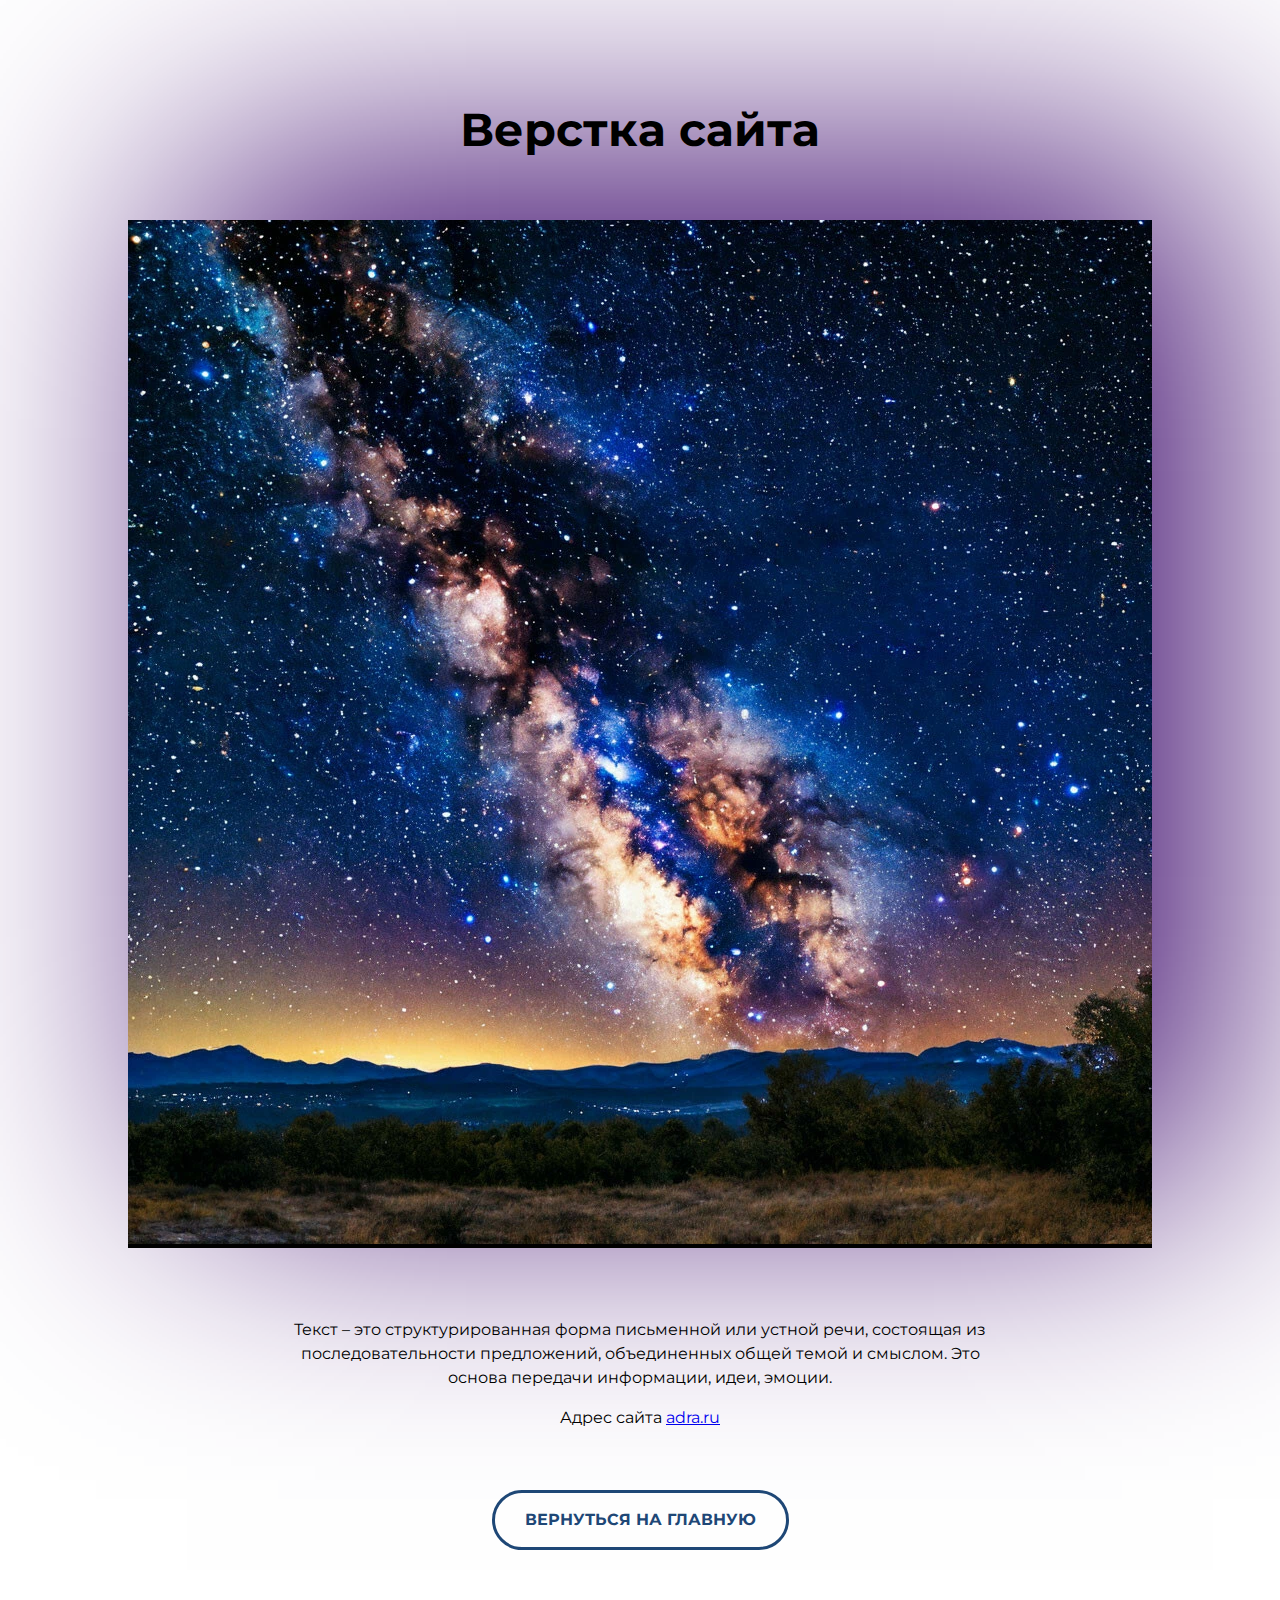
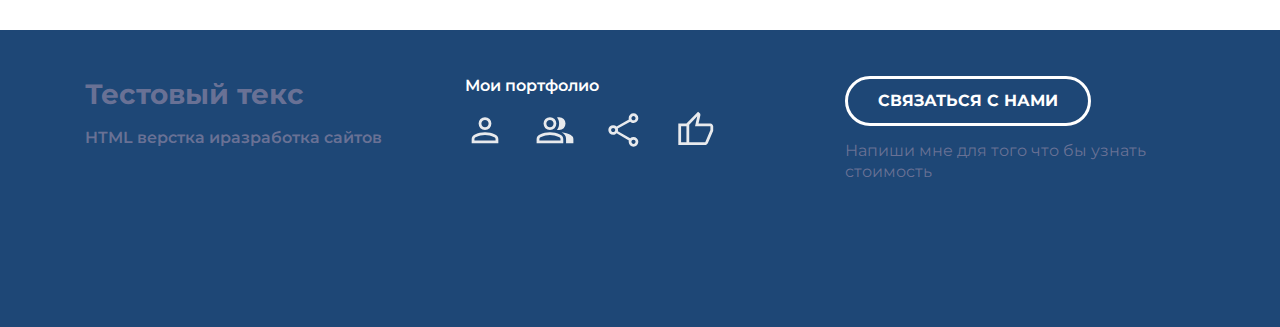
<file: index2.html>
<!DOCTYPE html>
<html lang="en">
<head>
    <meta charset="UTF-8">
    <meta name="viewport" content="width=device-width, initial-scale=1.0">
    <link rel="stylesheet" href="./css/main.css">
    <link rel="stylesheet" href="./css/media.css">
    <link href="https://fonts.googleapis.com/css2?family=Montserrat:ital,wght@0,100..900;1,100..900&display=swap" rel="stylesheet">
    <title>2 страница</title>
</head>
<body>
    <div class = "project">
        <div class="conteiner">
            <h1 class="project-header" >Верстка сайта</h1>
            <div class="project-image">
                <img src="./imagen/two-page/orig.webp" alt="imagen">
            </div>
            <div class="project-disc">
                <p>Текст – это структурированная форма письменной или устной речи, состоящая из последовательности предложений, объединенных общей темой и смыслом. Это основа передачи информации, идеи, эмоции.</p>
                <p>Адрес сайта <a href="#" class="project-link">adra.ru</a></p>
            </div>
            <div>
                <a href="index.html" class="project-button-one">Вернуться на главную</a>
            </div>
        </div>
    </div>
    <div class="footer">
        <div class="conteiner">
            <div class="footer-row">
                <div class="footer-copyright footer-col" >
                    <div class="footer-copyright-name"> Тестовый текс</div>
                    <p>HTML верстка иразработка сайтов</p>
                </div>
                <!-- Footer icons-->    
                <div class="footer-icons footer-col">
                    <p>Мои портфолио</p>
                    <div class="footer-icons-row">
                        <a href="#">
                            <div class="footer-icons">
                                <img src="./imagen/icons/person.svg" alt="icon">
                            </div>
                        </a>
                        <a href="#">
                            <div class="footer-icons">
                                <img src="./imagen/icons/group.svg" alt="icon">
                            </div>
                        </a>
                        <a href="#">
                            <div class="footer-icons">
                                <img src="./imagen/icons/share.svg" alt="icon">
                            </div>
                        </a>
                        <a href="#">
                            <div class="footer-icons">
                                <img src="./imagen/icons/thumb.svg" alt="icon">
                            </div>
                        </a>
                    </div>
                </div>
                <!-- // Footer icons-->
                <div class="footer-contacs footer-col">
                    <a href="https://dzen.ru/webcademy" class="footer-button"> Связаться с нами</a>
                    <p>Напиши мне для того что бы узнать стоимость </p>
                </div> 
            </div>
        </div>
    </div>
</body>
</html>
</file>
<file: css/main.css>
*{
    box-sizing: border-box;
}
html{
    scroll-behavior: smooth;
}

body{
    margin: 0;
    font-family: 'Montserrat', sans-serif;
    color: black;
}
img{
    max-width: 100%;
}
.conteiner{
    max-width: 1140px;
    margin-left: auto;
    margin-right: auto;
    padding-left: 15px;
    padding-right: 15px;
}

.none{
    display: none !important;
}

.header-one {
    position: relative;
    display: flex;
    flex-direction: column;
    justify-content: center;
    align-items: center;

    width: 100%;
    height: 100vh;

    /*background-image: url("./../imagen/heder/heder-1.jpg") ;*/
    background-size: cover;
    background-position: center;
}

.header-title{
    margin: 0;
    margin-bottom: 25px;
    font-weight: 700;
    font-size: 56px;
    line-height: 130%;
    text-align: center;
    color: rgb(255, 255, 255);    
}

.header-subtitle{
    font-weight: 400;
    font-size: 16px;
    line-height: 130%;
    text-align: center;
    letter-spacing: 0.2em;
    text-transform: uppercase;
    color: rgb(255, 255, 255);   
}

.header-arrow{
    width: 48px;
    height: 48px;
    position: absolute;
    bottom: 0;
    transform: translate(-50%,0);
}

/* Portfolio*/
.portfolio {
padding-top: 80px;
padding-bottom: 115px;
background-color: aliceblue;
}
.portfolio-header{ 
    margin: 0;
    margin-bottom: 70px;
    font-weight: 700;
    font-size: 48px;
    line-height: 130%;
    text-align: center;
    color: black;

}
.portfolio-cards-wrapper{
    display: flex;
    flex-wrap: wrap;
    justify-content: space-between;
}
.card{
    margin-bottom: 30px;
    background-color: aliceblue;
    max-width: 540px;
    box-shadow: 0px 10px 40px rgb(31, 29, 25);
    transition: transform 0.2s ease-in-out;
}
.card:hover{
    transform: translateY(15px);
}
.card-link{
    padding: 20px;
    color: #000;
    display: block;
    text-decoration: none;
}
.card-link:hover{
    color: blue;
}

.card:last-child, .card:nth-last-child(2)  {
    margin-bottom: 0;
}

.card-title{
    margin: 0;
    margin-top: 20px;
    margin-bottom: 13px;
    font-weight: 600;
    font-size: 24px;
    line-height: 130%;
}
.card p {
    margin: 0;
    font-size: 16px;
    line-height: 130%;
}

/* Footer */

.footer {
    margin: 0;
    background: #1e4776;
    padding-top: 46px;
    padding-bottom: 130px;
    color: white;

}

.footer-row{
    display: flex;
    flex-direction: row;
    justify-content:  space-between;
}

.footer-col{
    max-width: 350px;
    flex-grow: 1;
}

.footer-copyright{
    color: #7E7E9Ec9;
    line-height: 1.3;
}

.footer-copyright-name{
    font-weight: 700;
    font-size: 28px;
}

.footer-copyright p {
    font-weight: 600;
    font-size: 16px;
}


.footer-icons-row{
    display: flex;
    align-items: center;
}

.footer-icons p{
    margin: 0;
    margin-bottom: 15px;
    font-weight: 600;
    font-size: 16px;
}

.footer-icons-row > * + * {
    margin-left: 30px;
}


.footer-button{
    display: inline-block;
    border: 3px solid white ;
    border-radius: 50px;
    padding-left: 30px;
    padding-right: 30px;
    color: white;
    line-height: 44px;

    font-weight: 700;
    font-size: 16px;
    text-transform: uppercase;
    text-decoration: none;
    transition: all ease-in-out;
}
.footer-button:hover{
    color: #1e4776;
    background-color: white;
}

.footer-contacs p{
    margin: 15px 0;
    font-size: 16px;
    line-height: 1.3;
    color: #7E7E9Ec9;

}

/* Two page */

.project {
    padding-top: 80px;
    padding-bottom: 80px;
    margin: 0;
    text-align: center;
    background: white;
}

.project-header{
    margin: 0;
    margin-bottom: 40px;
    padding: 20px;
    font-size: 46px;
    line-height: 1.3;
}

.project-image{
    background-color: #000;
    margin: auto;
    box-shadow: 60px -60px 800px rgb(62, 11, 109);
    width: fit-content;
    margin-bottom: 40px;
}


.project-disc{
    margin: 70px auto 60px;
    max-width: 730px;
}

.project-disc p{
    font-size: 16px;
    line-height: 1.5;
    margin-bottom: 15px;

}

.project-button-one{
    display: inline-block;
    border: 3px solid #1e4776 ;
    border-radius: 60px;
    padding-left: 30px;
    padding-right: 30px;
    color: #1e4776;
    line-height: 54px;

    font-weight: 700;
    font-size: 16px;
    text-transform: uppercase;
    text-decoration: none;
    transition: all ease-in;
}

.project-button-one:hover{
    color: white;
    background-color: #1e4776;
}
</file>
<file: css/media.css>
/* Для экрана меньше  */
@media (max-width: 1140px){
    .card{
        width: calc(50% - 15px);
    }
    .footer{
        padding-top: 40px;
        padding-bottom: 60px;
    }
    .footer-row{
        flex-direction: column-reverse;
        align-items: center;
    }
    .footer-col{
        text-align: center;
        margin-bottom: 50px;
    }
    .project-image{
        width: calc(80%);
    }
}
@media (max-width: 760px){
    .header-title {
        font-size: 32px;
    }
    .header-subtitle {
       font-size: 12px; 
    }
    .portfolio{
        padding-top: 40px;
        padding-bottom: 57px;
    }
    .portfolio-header{
        font-size: 24px;
        margin-bottom: 30px;
    }
    .portfolio-cards-wrapper{
        justify-content: center;
    }
    .card {
        max-width: 530px;
        width: 100%;
    }
    .card:nth-last-child(2){
        margin-bottom: 30px;
    }
    .card-link {
        padding: 10px;
    }
    .card-title{
        font-size: 12px;
        margin-top: 10px;
        margin-bottom: 6px;

    }
    .card p{
        font-size: 8px;
    }
    .footer-row{
        flex-direction: column-reverse;
        align-items: center;
    }
    
    .footer-col:first-child{
        margin-bottom: 0;
    }
    .footer-copyright-name{
        font-size: 18px;
    }
    .footer-copyright p{
        font-size: 14px;
    }
    .footer-icons p{
        font-style: 14px;
    }
    .footer-contacs p{
        font-style: 14px;
        margin: 0;
        margin-top: 15px;
    }
    .project{
        padding-top: 40px;
        padding-bottom: 60px;
    }
    .project-header{
        font-size: 28px;
        padding: 10px;
        margin-bottom: 30px;
    }
    .project-image{
        margin-bottom: 20px;
    }
    .project-disc p{
        font-size: 10px;
    }
    .project-disc{
        margin: 30px auto 30px;
    }
    .project-button-one{
        padding-left: 15px;
        padding-right: 15px;
        font-size: 10px;
        line-height: 35px;

    }
}
</file>
